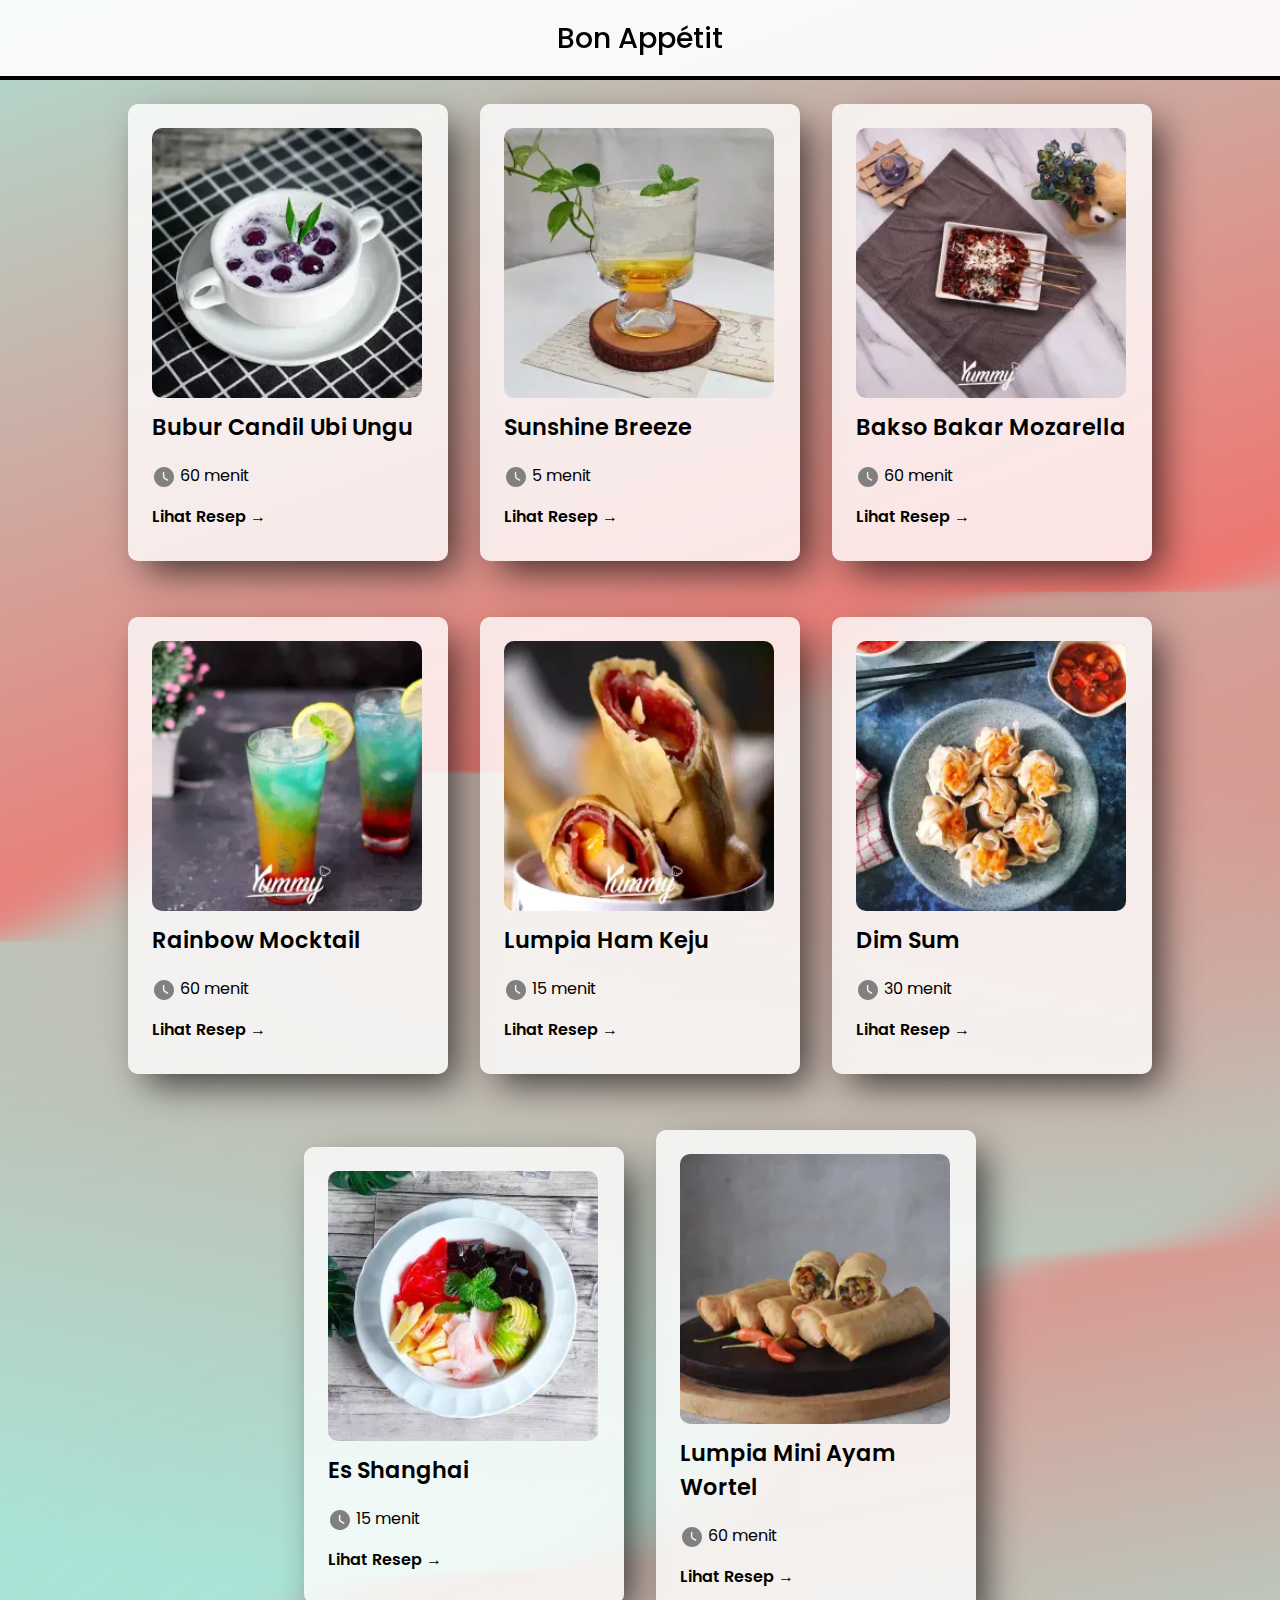
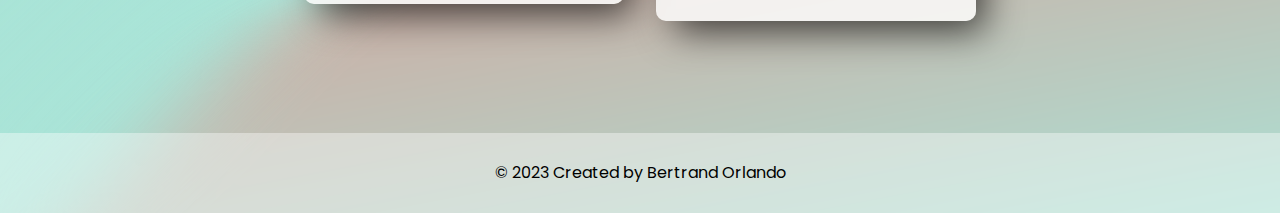
<file: index.html>
<!DOCTYPE html>
<html lang="en">
  <head>
    <meta charset="UTF-8" />
    <meta http-equiv="X-UA-Compatible" content="IE=edge" />
    <meta name="viewport" content="width=device-width, initial-scale=1.0" />
    <link rel="icon" type="image/x-icon" href="./img/logo.svg" />
    <link rel="preconnect" href="https://fonts.googleapis.com" />
    <link rel="preconnect" href="https://fonts.gstatic.com" crossorigin />
    <link
      href="https://fonts.googleapis.com/css2?family=Poppins:wght@300;400;500;600;700;800;900&display=swap"
      rel="stylesheet"
    />
    <title>Bon Appétit</title>
    <link rel="stylesheet" href="style.css" />
  </head>
  <body>
    <nav><a href="./index.html" class="home-title">Bon Appétit</a></nav>
    <section class="container">
      <div id="cards">
        <!-- Menu Pertama -->
        <div class="card">
          <a href="./detailMenu/menu1.html"
            ><img
              src="./img/Bubur Candil Ubi Ungu.webp"
              alt="Bubur Candil Ubi Ungu"
            />
            <p class="item-title">Bubur Candil Ubi Ungu</p>
            <svg
              class="time-logo"
              viewBox="0 0 24 24"
              xmlns="http://www.w3.org/2000/svg"
              width="1.5rem"
            >
              <path
                d="M12 2C6.49 2 2 6.49 2 12s4.49 10 10 10 10-4.49 10-10S17.51 2 12 2Zm4.35 13.57a.746.746 0 0 1-1.03.26l-3.1-1.85c-.77-.46-1.34-1.47-1.34-2.36v-4.1c0-.41.34-.75.75-.75s.75.34.75.75v4.1c0 .36.3.89.61 1.07l3.1 1.85c.36.21.48.67.26 1.03Z"
              ></path>
            </svg>
            <p class="time-desc">60 menit</p>
            <p class="recipe">Lihat Resep →</p>
          </a>
        </div>
        <!-- Menu Kedua -->
        <div class="card">
          <a href="./detailMenu/menu2.html"
            ><img src="./img/Sunshine Breeze.webp" alt="Sunshine Breeze" />
            <p class="item-title">Sunshine Breeze</p>
            <svg
              class="time-logo"
              viewBox="0 0 24 24"
              xmlns="http://www.w3.org/2000/svg"
              width="1.5rem"
            >
              <path
                d="M12 2C6.49 2 2 6.49 2 12s4.49 10 10 10 10-4.49 10-10S17.51 2 12 2Zm4.35 13.57a.746.746 0 0 1-1.03.26l-3.1-1.85c-.77-.46-1.34-1.47-1.34-2.36v-4.1c0-.41.34-.75.75-.75s.75.34.75.75v4.1c0 .36.3.89.61 1.07l3.1 1.85c.36.21.48.67.26 1.03Z"
              ></path>
            </svg>
            <p class="time-desc">5 menit</p>
            <p class="recipe">Lihat Resep →</p>
          </a>
        </div>
        <!-- Menu Ketiga -->
        <div class="card">
          <a href="./detailMenu/menu3.html"
            ><img
              src="./img/Bakso Bakar Mozarella.webp"
              alt="Bakso Bakar Mozarella"
            />
            <p class="item-title">Bakso Bakar Mozarella</p>
            <svg
              class="time-logo"
              viewBox="0 0 24 24"
              xmlns="http://www.w3.org/2000/svg"
              width="1.5rem"
            >
              <path
                d="M12 2C6.49 2 2 6.49 2 12s4.49 10 10 10 10-4.49 10-10S17.51 2 12 2Zm4.35 13.57a.746.746 0 0 1-1.03.26l-3.1-1.85c-.77-.46-1.34-1.47-1.34-2.36v-4.1c0-.41.34-.75.75-.75s.75.34.75.75v4.1c0 .36.3.89.61 1.07l3.1 1.85c.36.21.48.67.26 1.03Z"
              ></path>
            </svg>
            <p class="time-desc">60 menit</p>
            <p class="recipe">Lihat Resep →</p>
          </a>
        </div>
        <!-- Menu Keempat -->
        <div class="card">
          <a href="./detailMenu/menu4.html"
            ><img src="./img/Rainbow Mocktail.webp" alt="Rainbow Mocktail" />
            <p class="item-title">Rainbow Mocktail</p>
            <svg
              class="time-logo"
              viewBox="0 0 24 24"
              xmlns="http://www.w3.org/2000/svg"
              width="1.5rem"
            >
              <path
                d="M12 2C6.49 2 2 6.49 2 12s4.49 10 10 10 10-4.49 10-10S17.51 2 12 2Zm4.35 13.57a.746.746 0 0 1-1.03.26l-3.1-1.85c-.77-.46-1.34-1.47-1.34-2.36v-4.1c0-.41.34-.75.75-.75s.75.34.75.75v4.1c0 .36.3.89.61 1.07l3.1 1.85c.36.21.48.67.26 1.03Z"
              ></path>
            </svg>
            <p class="time-desc">60 menit</p>
            <p class="recipe">Lihat Resep →</p>
          </a>
        </div>
        <!-- Menu Kelima -->
        <div class="card">
          <a href="./detailMenu/menu5.html"
            ><img src="./img/Lumpia Ham Keju.webp" alt="Lumpia Ham Keju" />
            <p class="item-title">Lumpia Ham Keju</p>
            <svg
              class="time-logo"
              viewBox="0 0 24 24"
              xmlns="http://www.w3.org/2000/svg"
              width="1.5rem"
            >
              <path
                d="M12 2C6.49 2 2 6.49 2 12s4.49 10 10 10 10-4.49 10-10S17.51 2 12 2Zm4.35 13.57a.746.746 0 0 1-1.03.26l-3.1-1.85c-.77-.46-1.34-1.47-1.34-2.36v-4.1c0-.41.34-.75.75-.75s.75.34.75.75v4.1c0 .36.3.89.61 1.07l3.1 1.85c.36.21.48.67.26 1.03Z"
              ></path>
            </svg>
            <p class="time-desc">15 menit</p>
            <p class="recipe">Lihat Resep →</p>
          </a>
        </div>
        <!-- Menu Keenam -->
        <div class="card">
          <a href="./detailMenu/menu6.html"
            ><img src="./img/Dim Sum.webp" alt="Dim Sum" />
            <p class="item-title">Dim Sum</p>
            <svg
              class="time-logo"
              viewBox="0 0 24 24"
              xmlns="http://www.w3.org/2000/svg"
              width="1.5rem"
            >
              <path
                d="M12 2C6.49 2 2 6.49 2 12s4.49 10 10 10 10-4.49 10-10S17.51 2 12 2Zm4.35 13.57a.746.746 0 0 1-1.03.26l-3.1-1.85c-.77-.46-1.34-1.47-1.34-2.36v-4.1c0-.41.34-.75.75-.75s.75.34.75.75v4.1c0 .36.3.89.61 1.07l3.1 1.85c.36.21.48.67.26 1.03Z"
              ></path>
            </svg>
            <p class="time-desc">30 menit</p>
            <p class="recipe">Lihat Resep →</p>
          </a>
        </div>
        <!-- Menu Ketujuh -->
        <div class="card">
          <a href="./detailMenu/menu7.html"
            ><img src="./img/Es Shanghai.webp" alt="Es Shanghai" />
            <p class="item-title">Es Shanghai</p>
            <svg
              class="time-logo"
              viewBox="0 0 24 24"
              xmlns="http://www.w3.org/2000/svg"
              width="1.5rem"
            >
              <path
                d="M12 2C6.49 2 2 6.49 2 12s4.49 10 10 10 10-4.49 10-10S17.51 2 12 2Zm4.35 13.57a.746.746 0 0 1-1.03.26l-3.1-1.85c-.77-.46-1.34-1.47-1.34-2.36v-4.1c0-.41.34-.75.75-.75s.75.34.75.75v4.1c0 .36.3.89.61 1.07l3.1 1.85c.36.21.48.67.26 1.03Z"
              ></path>
            </svg>
            <p class="time-desc">15 menit</p>
            <p class="recipe">Lihat Resep →</p>
          </a>
        </div>
        <!-- Menu Kedelapan -->
        <div class="card">
          <a href="./detailMenu/menu8.html"
            ><img
              src="./img/Lumpia Mini Ayam Wortel.webp"
              alt="Lumpia Mini Ayam Wortel"
            />
            <p class="item-title">Lumpia Mini Ayam Wortel</p>
            <svg
              class="time-logo"
              viewBox="0 0 24 24"
              xmlns="http://www.w3.org/2000/svg"
              width="1.5rem"
            >
              <path
                d="M12 2C6.49 2 2 6.49 2 12s4.49 10 10 10 10-4.49 10-10S17.51 2 12 2Zm4.35 13.57a.746.746 0 0 1-1.03.26l-3.1-1.85c-.77-.46-1.34-1.47-1.34-2.36v-4.1c0-.41.34-.75.75-.75s.75.34.75.75v4.1c0 .36.3.89.61 1.07l3.1 1.85c.36.21.48.67.26 1.03Z"
              ></path>
            </svg>
            <p class="time-desc">60 menit</p>
            <p class="recipe">Lihat Resep →</p>
          </a>
        </div>
      </div>
    </section>
    <footer>
      <p>© 2023 Created by Bertrand Orlando</p>
    </footer>
  </body>
</html>
</file>
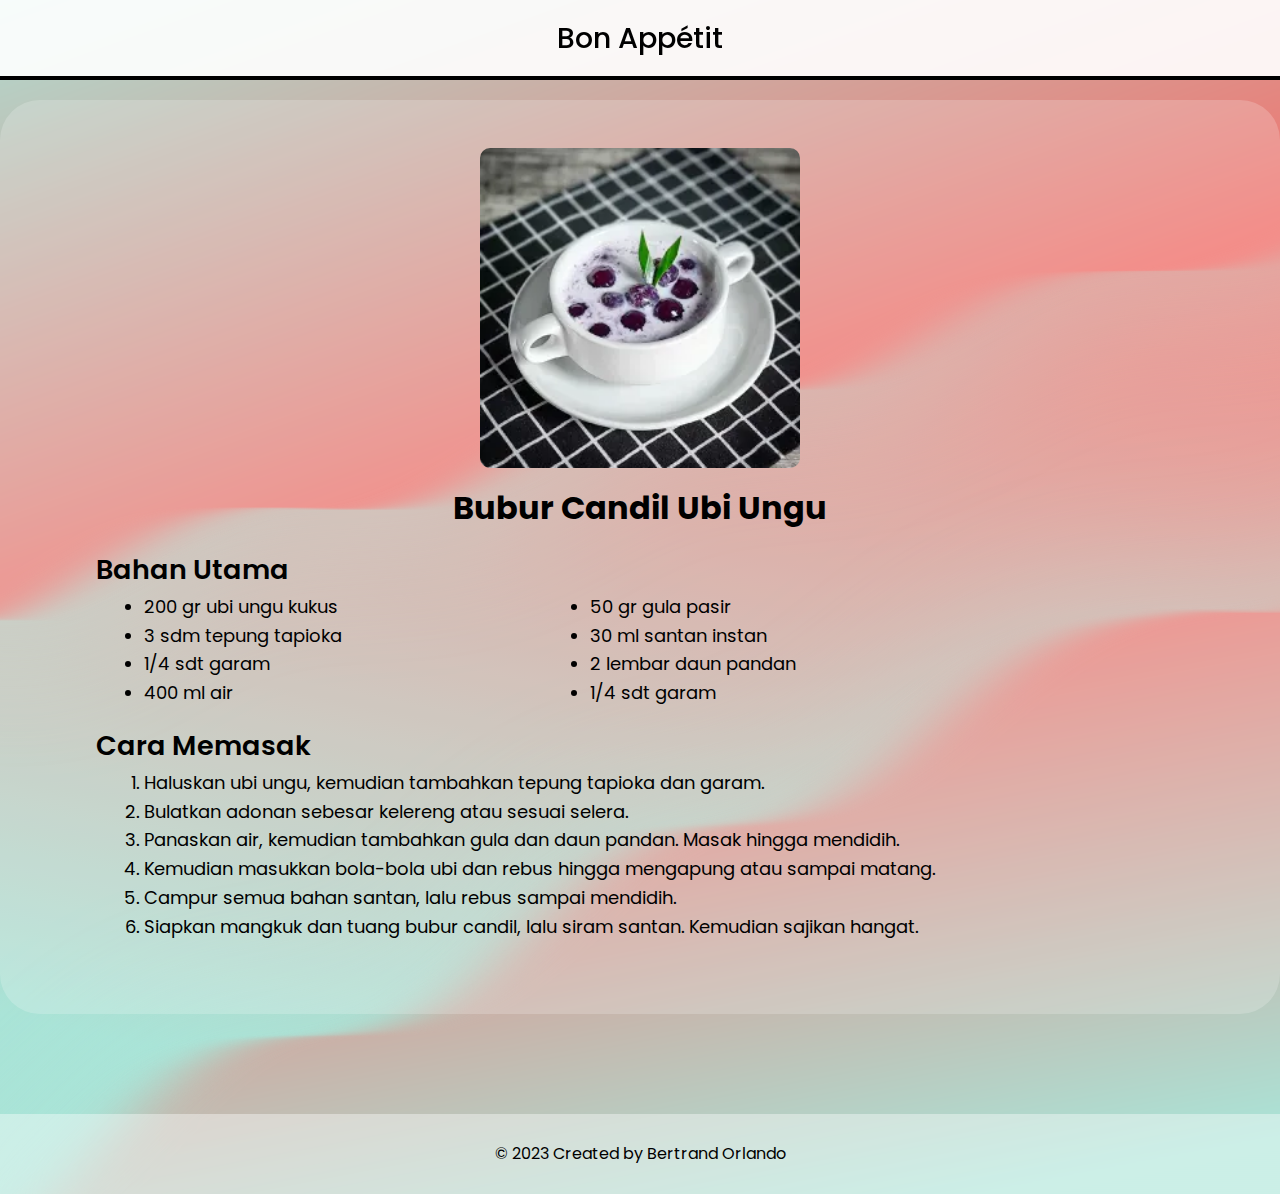
<file: detailMenu/menu1.html>
<!DOCTYPE html>
<html lang="en">
  <head>
    <meta charset="UTF-8" />
    <meta http-equiv="X-UA-Compatible" content="IE=edge" />
    <meta name="viewport" content="width=device-width, initial-scale=1.0" />
    <link rel="icon" type="image/x-icon" href="../img/logo.svg" />
    <link rel="preconnect" href="https://fonts.googleapis.com" />
    <link rel="preconnect" href="https://fonts.gstatic.com" crossorigin />
    <link
      href="https://fonts.googleapis.com/css2?family=Poppins:wght@300;400;500;600;700;800;900&display=swap"
      rel="stylesheet"
    />
    <title>Resep Bubur Candil Ubi Ungu</title>
    <link rel="stylesheet" href="article.css" />
  </head>
  <body>
    <nav><a href="../index.html" class="home-title">Bon Appétit</a></nav>
    <section class="container">
      <img
        src="../img/Bubur Candil Ubi Ungu.webp"
        alt="Bubur Candil Ubi Ungu"
        id="item-img"
      />
      <h1>Bubur Candil Ubi Ungu</h1>
      <article class="items">
        <h2>Bahan Utama</h2>
        <div class="row">
          <ul>
            <li class="ul-items">200 gr ubi ungu kukus</li>
            <li class="ul-items">3 sdm tepung tapioka</li>
            <li class="ul-items">1/4 sdt garam</li>
            <li class="ul-items">400 ml air</li>
          </ul>
          <ul>
            <li class="ul-items">50 gr gula pasir</li>
            <li class="ul-items">30 ml santan instan</li>
            <li class="ul-items">2 lembar daun pandan</li>
            <li class="ul-items">1/4 sdt garam</li>
          </ul>
        </div>
      </article>
      <article class="process">
        <h2>Cara Memasak</h2>
        <ol>
          <li class="step">
            Haluskan ubi ungu, kemudian tambahkan tepung tapioka dan garam.
          </li>
          <li class="step">
            Bulatkan adonan sebesar kelereng atau sesuai selera.
          </li>
          <li class="step">
            Panaskan air, kemudian tambahkan gula dan daun pandan. Masak hingga
            mendidih.
          </li>
          <li class="step">
            Kemudian masukkan bola-bola ubi dan rebus hingga mengapung atau
            sampai matang.
          </li>
          <li class="step">
            Campur semua bahan santan, lalu rebus sampai mendidih.
          </li>
          <li class="step">
            Siapkan mangkuk dan tuang bubur candil, lalu siram santan. Kemudian
            sajikan hangat.
          </li>
        </ol>
      </article>
    </section>
    <footer>
      <p>© 2023 Created by Bertrand Orlando</p>
    </footer>
  </body>
</html>
</file>
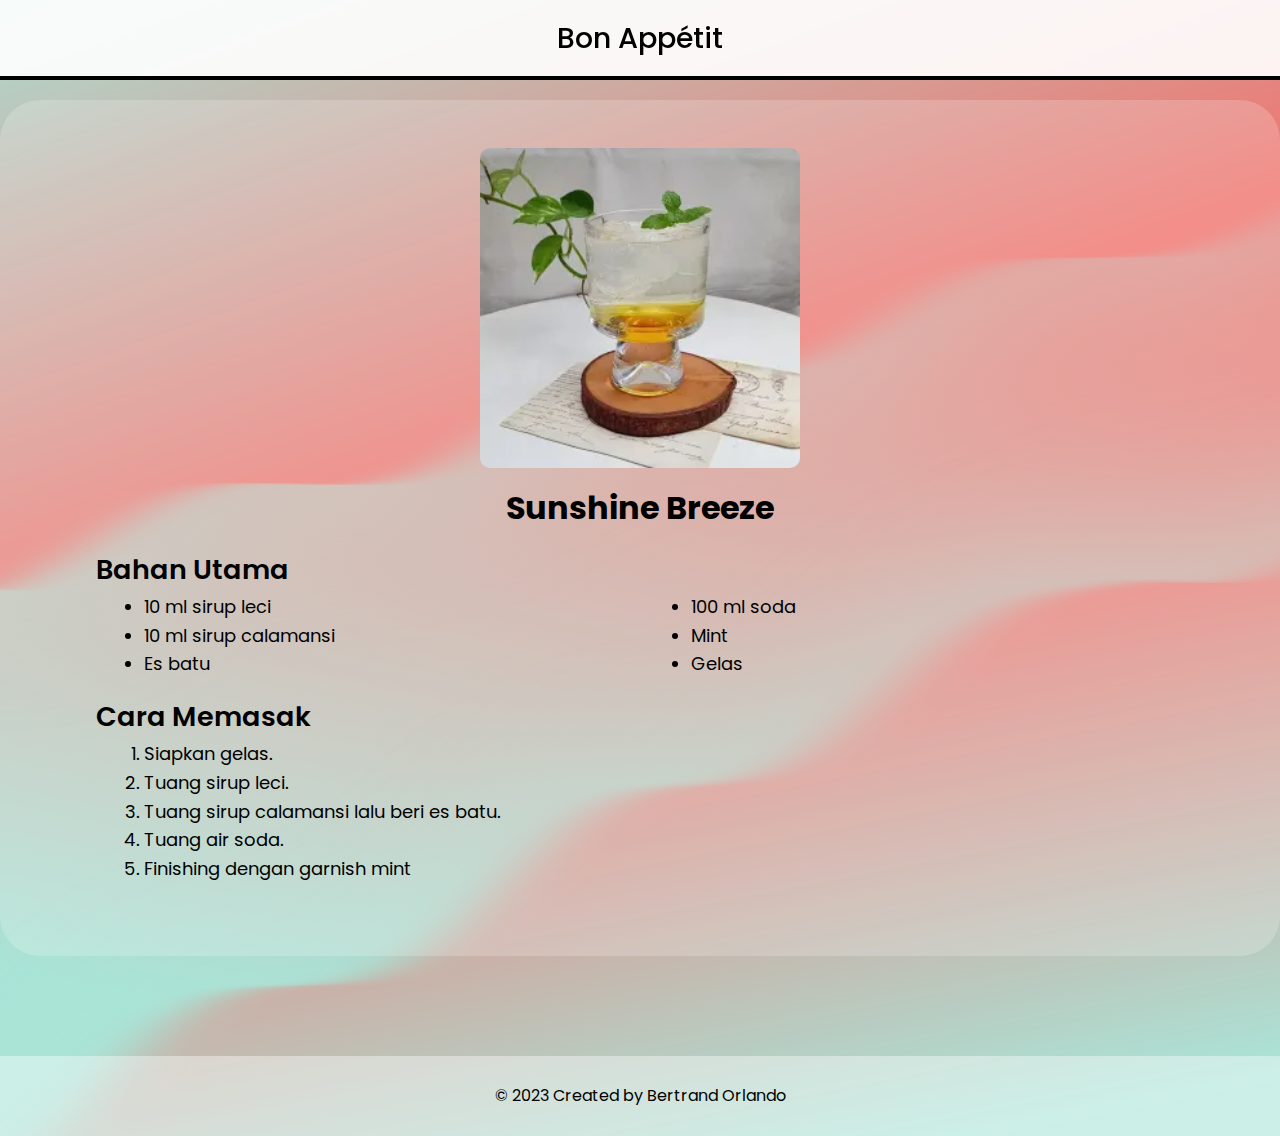
<file: detailMenu/menu2.html>
<!DOCTYPE html>
<html lang="en">
  <head>
    <meta charset="UTF-8" />
    <meta http-equiv="X-UA-Compatible" content="IE=edge" />
    <meta name="viewport" content="width=device-width, initial-scale=1.0" />
    <link rel="icon" type="image/x-icon" href="../img/logo.svg" />
    <link rel="preconnect" href="https://fonts.googleapis.com" />
    <link rel="preconnect" href="https://fonts.gstatic.com" crossorigin />
    <link
      href="https://fonts.googleapis.com/css2?family=Poppins:wght@300;400;500;600;700;800;900&display=swap"
      rel="stylesheet"
    />
    <title>Resep Sunshine Breeze</title>
    <link rel="stylesheet" href="article.css" />
  </head>
  <body>
    <nav><a href="../index.html" class="home-title">Bon Appétit</a></nav>
    <section class="container">
      <img
        src="../img/Sunshine Breeze.webp"
        alt="Sunshine Breeze"
        id="item-img"
      />
      <h1>Sunshine Breeze</h1>
      <article class="items">
        <h2>Bahan Utama</h2>
        <div class="row">
          <ul>
            <li class="ul-items">10 ml sirup leci</li>
            <li class="ul-items">10 ml sirup calamansi</li>
            <li class="ul-items">Es batu</li>
          </ul>
          <ul>
            <li class="ul-items">100 ml soda</li>
            <li class="ul-items">Mint</li>
            <li class="ul-items">Gelas</li>
          </ul>
        </div>
      </article>
      <article class="process">
        <h2>Cara Memasak</h2>
        <ol>
          <li class="step">Siapkan gelas.</li>
          <li class="step">Tuang sirup leci.</li>
          <li class="step">Tuang sirup calamansi lalu beri es batu.</li>
          <li class="step">Tuang air soda.</li>
          <li class="step">Finishing dengan garnish mint</li>
        </ol>
      </article>
    </section>
    <footer>
      <p>© 2023 Created by Bertrand Orlando</p>
    </footer>
  </body>
</html>
</file>
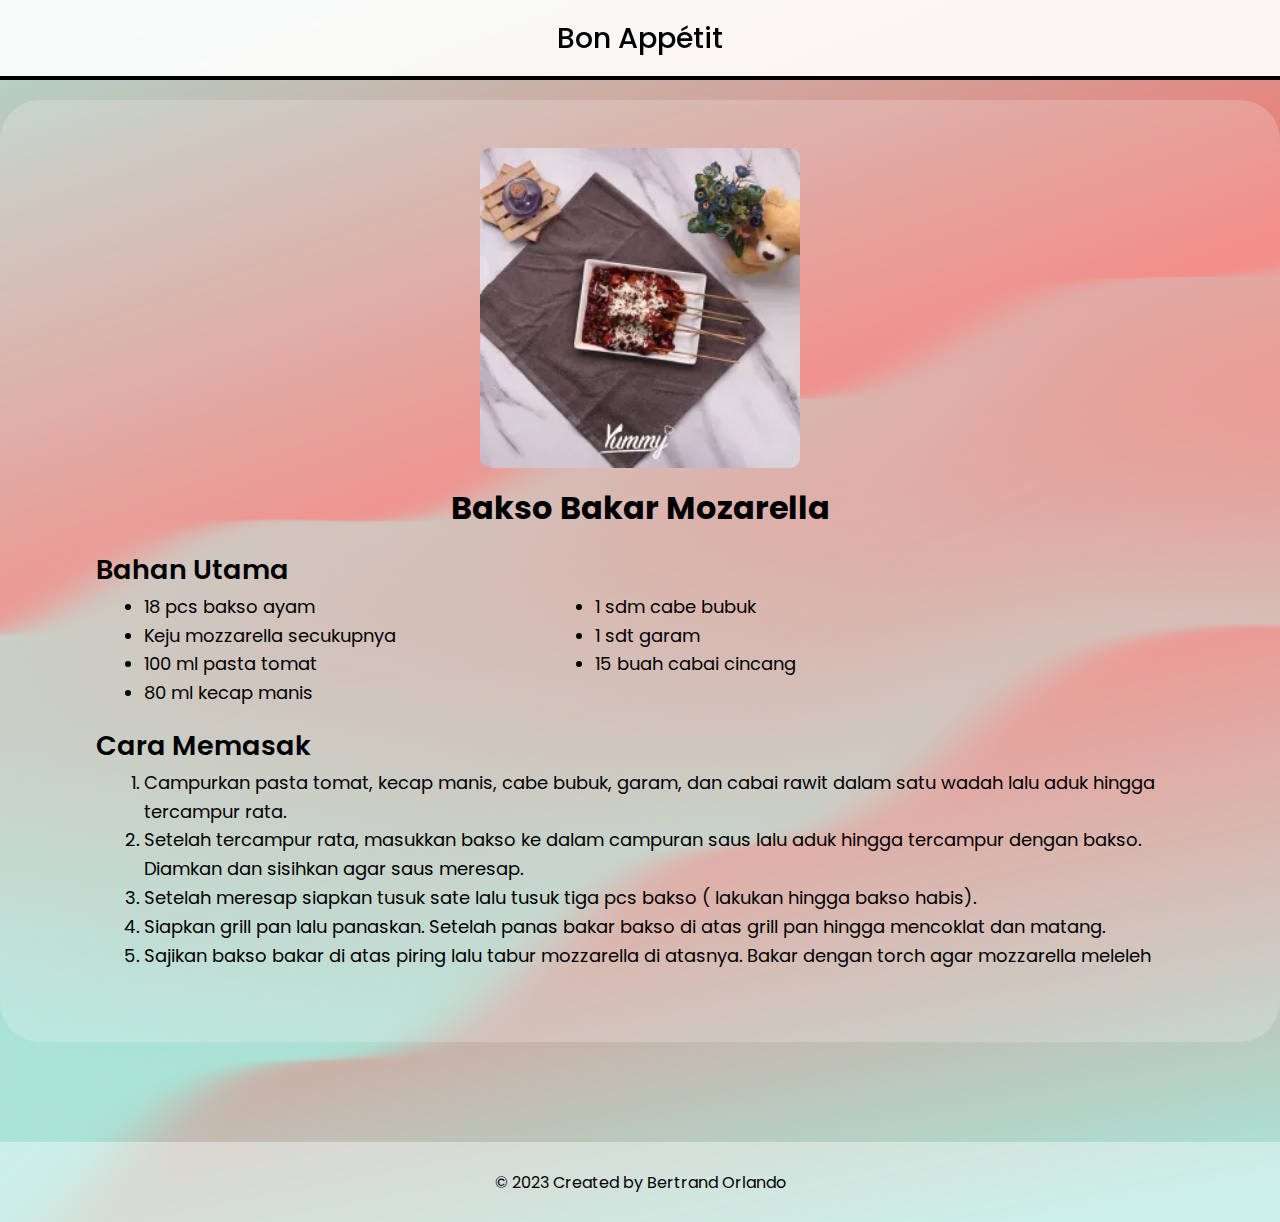
<file: detailMenu/menu3.html>
<!DOCTYPE html>
<html lang="en">
  <head>
    <meta charset="UTF-8" />
    <meta http-equiv="X-UA-Compatible" content="IE=edge" />
    <meta name="viewport" content="width=device-width, initial-scale=1.0" />
    <link rel="icon" type="image/x-icon" href="../img/logo.svg" />
    <link rel="preconnect" href="https://fonts.googleapis.com" />
    <link rel="preconnect" href="https://fonts.gstatic.com" crossorigin />
    <link
      href="https://fonts.googleapis.com/css2?family=Poppins:wght@300;400;500;600;700;800;900&display=swap"
      rel="stylesheet"
    />
    <title>Resep Bakso Bakar Mozarella</title>
    <link rel="stylesheet" href="article.css" />
  </head>
  <body>
    <nav><a href="../index.html" class="home-title">Bon Appétit</a></nav>
    <section class="container">
      <img
        src="../img/Bakso Bakar Mozarella.webp"
        alt="Bakso Bakar Mozarella"
        id="item-img"
      />
      <h1>Bakso Bakar Mozarella</h1>
      <article class="items">
        <h2>Bahan Utama</h2>
        <div class="row">
          <ul>
            <li class="ul-items">18 pcs bakso ayam</li>
            <li class="ul-items">Keju mozzarella secukupnya</li>
            <li class="ul-items">100 ml pasta tomat</li>
            <li class="ul-items">80 ml kecap manis</li>
          </ul>
          <ul>
            <li class="ul-items">1 sdm cabe bubuk</li>
            <li class="ul-items">1 sdt garam</li>
            <li class="ul-items">15 buah cabai cincang</li>
          </ul>
        </div>
      </article>
      <article class="process">
        <h2>Cara Memasak</h2>
        <ol>
          <li class="step">
            Campurkan pasta tomat, kecap manis, cabe bubuk, garam, dan cabai
            rawit dalam satu wadah lalu aduk hingga tercampur rata.
          </li>
          <li class="step">
            Setelah tercampur rata, masukkan bakso ke dalam campuran saus lalu
            aduk hingga tercampur dengan bakso. Diamkan dan sisihkan agar saus
            meresap.
          </li>
          <li class="step">
            Setelah meresap siapkan tusuk sate lalu tusuk tiga pcs bakso (
            lakukan hingga bakso habis).
          </li>
          <li class="step">
            Siapkan grill pan lalu panaskan. Setelah panas bakar bakso di atas
            grill pan hingga mencoklat dan matang.
          </li>
          <li class="step">
            Sajikan bakso bakar di atas piring lalu tabur mozzarella di atasnya.
            Bakar dengan torch agar mozzarella meleleh
          </li>
        </ol>
      </article>
    </section>
    <footer>
      <p>© 2023 Created by Bertrand Orlando</p>
    </footer>
  </body>
</html>
</file>
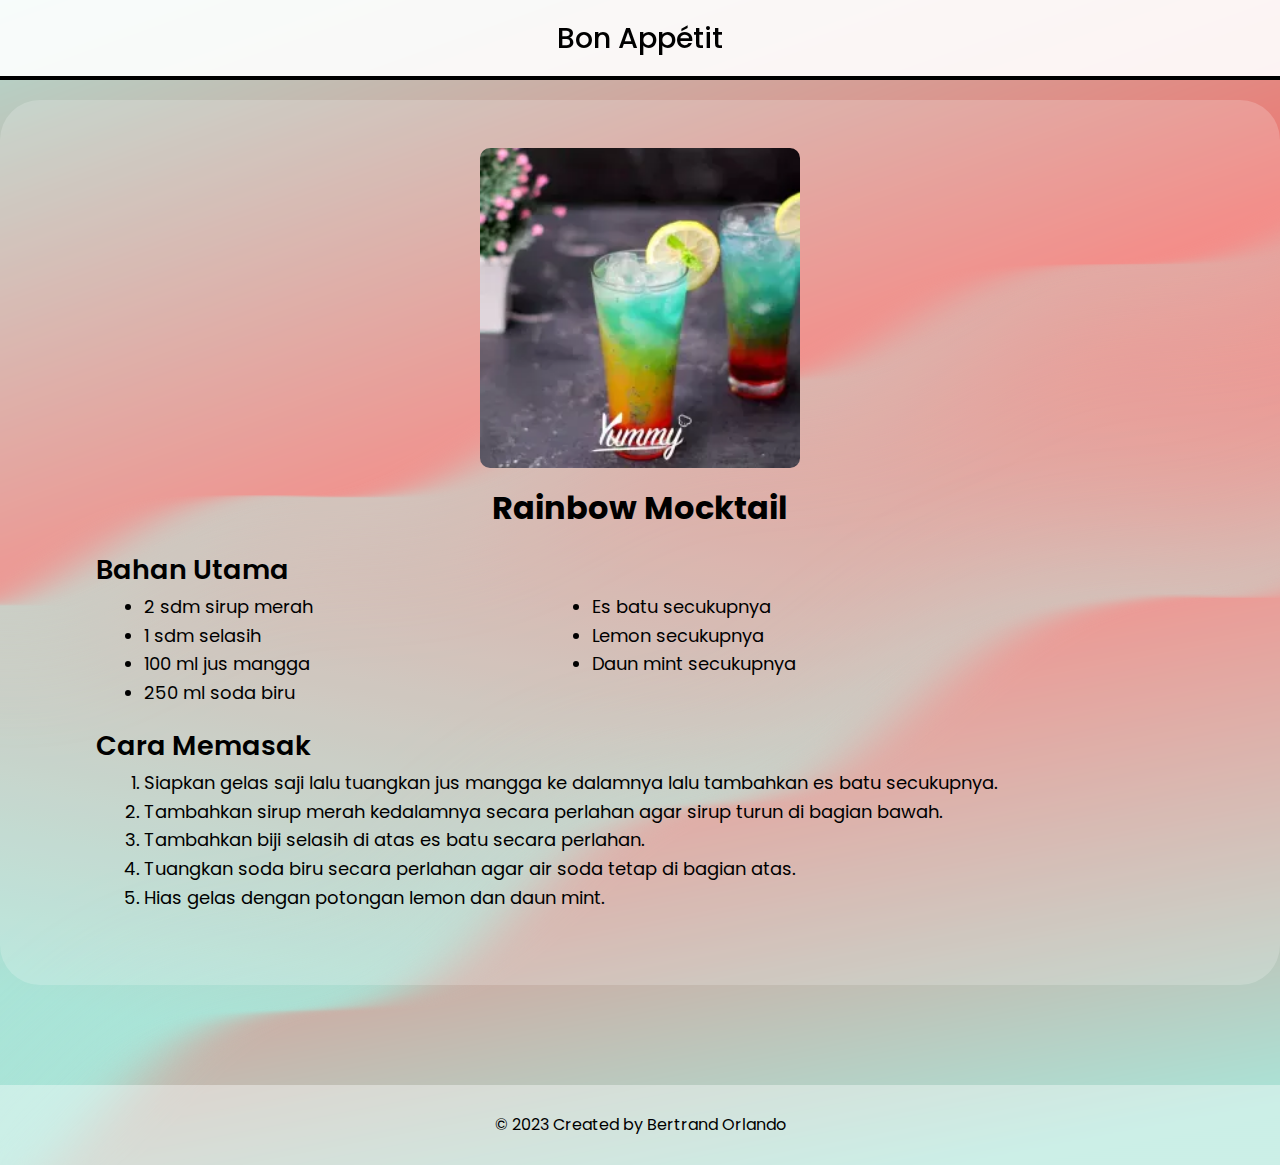
<file: detailMenu/menu4.html>
<!DOCTYPE html>
<html lang="en">
  <head>
    <meta charset="UTF-8" />
    <meta http-equiv="X-UA-Compatible" content="IE=edge" />
    <meta name="viewport" content="width=device-width, initial-scale=1.0" />
    <link rel="icon" type="image/x-icon" href="../img/logo.svg" />
    <link rel="preconnect" href="https://fonts.googleapis.com" />
    <link rel="preconnect" href="https://fonts.gstatic.com" crossorigin />
    <link
      href="https://fonts.googleapis.com/css2?family=Poppins:wght@300;400;500;600;700;800;900&display=swap"
      rel="stylesheet"
    />
    <title>Resep Rainbow Mocktail</title>
    <link rel="stylesheet" href="article.css" />
  </head>
  <body>
    <nav><a href="../index.html" class="home-title">Bon Appétit</a></nav>
    <section class="container">
      <img
        src="../img/Rainbow Mocktail.webp"
        alt="Rainbow Mocktail"
        id="item-img"
      />
      <h1>Rainbow Mocktail</h1>
      <article class="items">
        <h2>Bahan Utama</h2>
        <div class="row">
          <ul>
            <li class="ul-items">2 sdm sirup merah</li>
            <li class="ul-items">1 sdm selasih</li>
            <li class="ul-items">100 ml jus mangga</li>
            <li class="ul-items">250 ml soda biru</li>
          </ul>
          <ul>
            <li class="ul-items">Es batu secukupnya</li>
            <li class="ul-items">Lemon secukupnya</li>
            <li class="ul-items">Daun mint secukupnya</li>
          </ul>
        </div>
      </article>
      <article class="process">
        <h2>Cara Memasak</h2>
        <ol>
          <li class="step">
            Siapkan gelas saji lalu tuangkan jus mangga ke dalamnya lalu
            tambahkan es batu secukupnya.
          </li>
          <li class="step">
            Tambahkan sirup merah kedalamnya secara perlahan agar sirup turun di
            bagian bawah.
          </li>
          <li class="step">
            Tambahkan biji selasih di atas es batu secara perlahan.
          </li>
          <li class="step">
            Tuangkan soda biru secara perlahan agar air soda tetap di bagian
            atas.
          </li>
          <li class="step">Hias gelas dengan potongan lemon dan daun mint.</li>
        </ol>
      </article>
    </section>
    <footer>
      <p>© 2023 Created by Bertrand Orlando</p>
    </footer>
  </body>
</html>
</file>
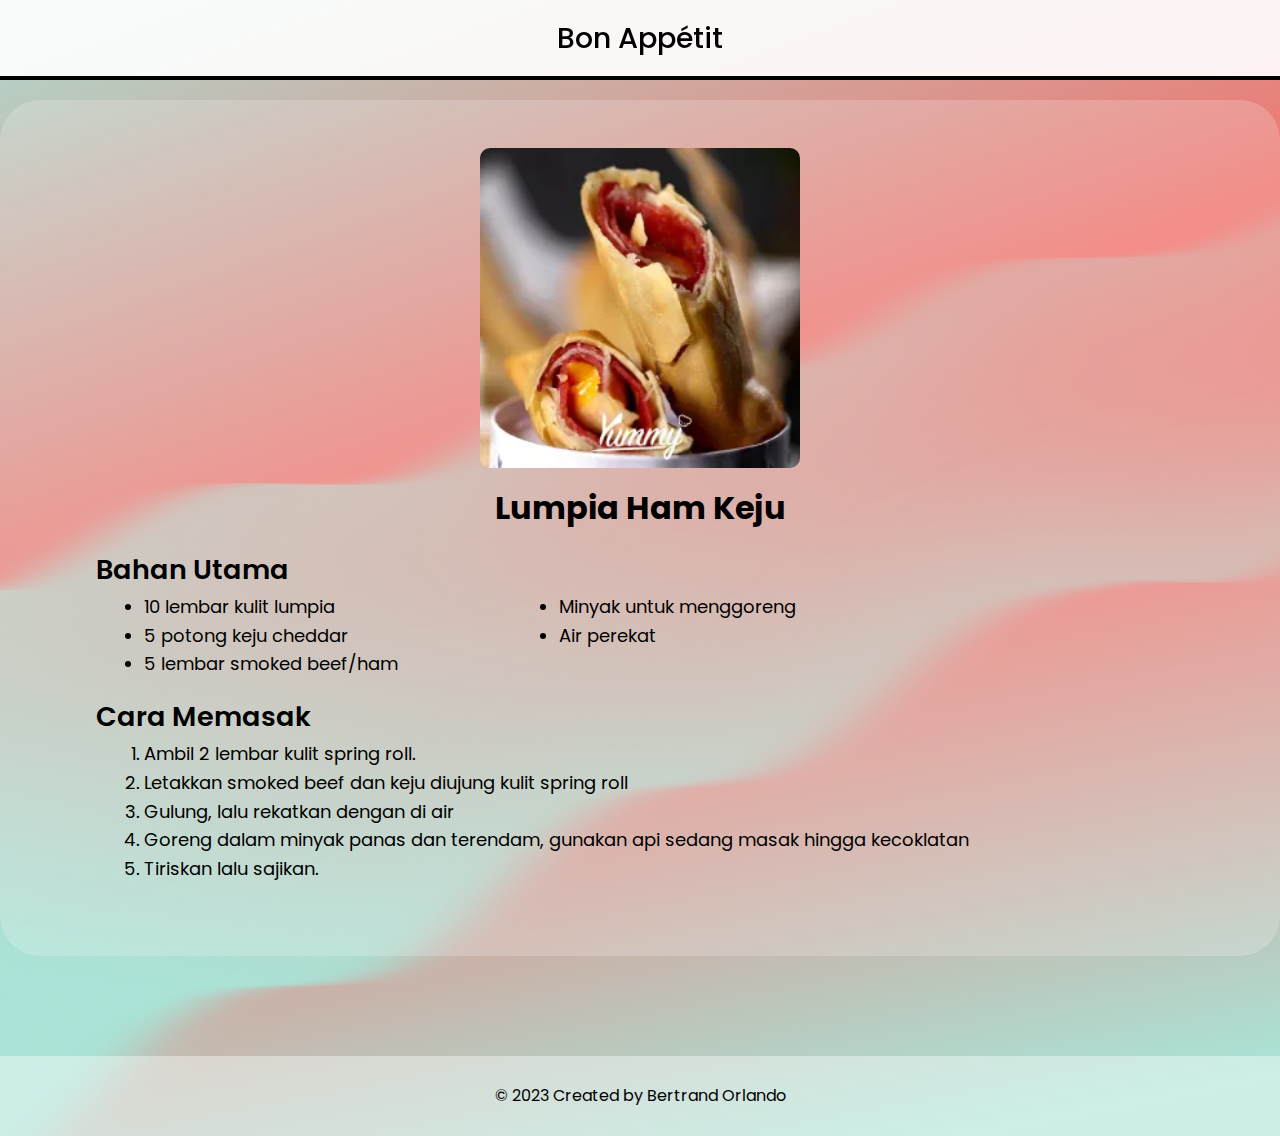
<file: detailMenu/menu5.html>
<!DOCTYPE html>
<html lang="en">
  <head>
    <meta charset="UTF-8" />
    <meta http-equiv="X-UA-Compatible" content="IE=edge" />
    <meta name="viewport" content="width=device-width, initial-scale=1.0" />
    <link rel="icon" type="image/x-icon" href="../img/logo.svg" />
    <link rel="preconnect" href="https://fonts.googleapis.com" />
    <link rel="preconnect" href="https://fonts.gstatic.com" crossorigin />
    <link
      href="https://fonts.googleapis.com/css2?family=Poppins:wght@300;400;500;600;700;800;900&display=swap"
      rel="stylesheet"
    />
    <title>Resep Lumpia Ham Keju</title>
    <link rel="stylesheet" href="article.css" />
  </head>
  <body>
    <nav><a href="../index.html" class="home-title">Bon Appétit</a></nav>
    <section class="container">
      <img
        src="../img/Lumpia Ham Keju.webp"
        alt="Lumpia Ham Keju"
        id="item-img"
      />
      <h1>Lumpia Ham Keju</h1>
      <article class="items">
        <h2>Bahan Utama</h2>
        <div class="row">
          <ul>
            <li class="ul-items">10 lembar kulit lumpia</li>
            <li class="ul-items">5 potong keju cheddar</li>
            <li class="ul-items">5 lembar smoked beef/ham</li>
          </ul>
          <ul>
            <li class="ul-items">Minyak untuk menggoreng</li>
            <li class="ul-items">Air perekat</li>
          </ul>
        </div>
      </article>
      <article class="process">
        <h2>Cara Memasak</h2>
        <ol>
          <li class="step">Ambil 2 lembar kulit spring roll.</li>
          <li class="step">
            Letakkan smoked beef dan keju diujung kulit spring roll
          </li>
          <li class="step">Gulung, lalu rekatkan dengan di air</li>
          <li class="step">
            Goreng dalam minyak panas dan terendam, gunakan api sedang masak
            hingga kecoklatan
          </li>
          <li class="step">Tiriskan lalu sajikan.</li>
        </ol>
      </article>
    </section>
    <footer>
      <p>© 2023 Created by Bertrand Orlando</p>
    </footer>
  </body>
</html>
</file>
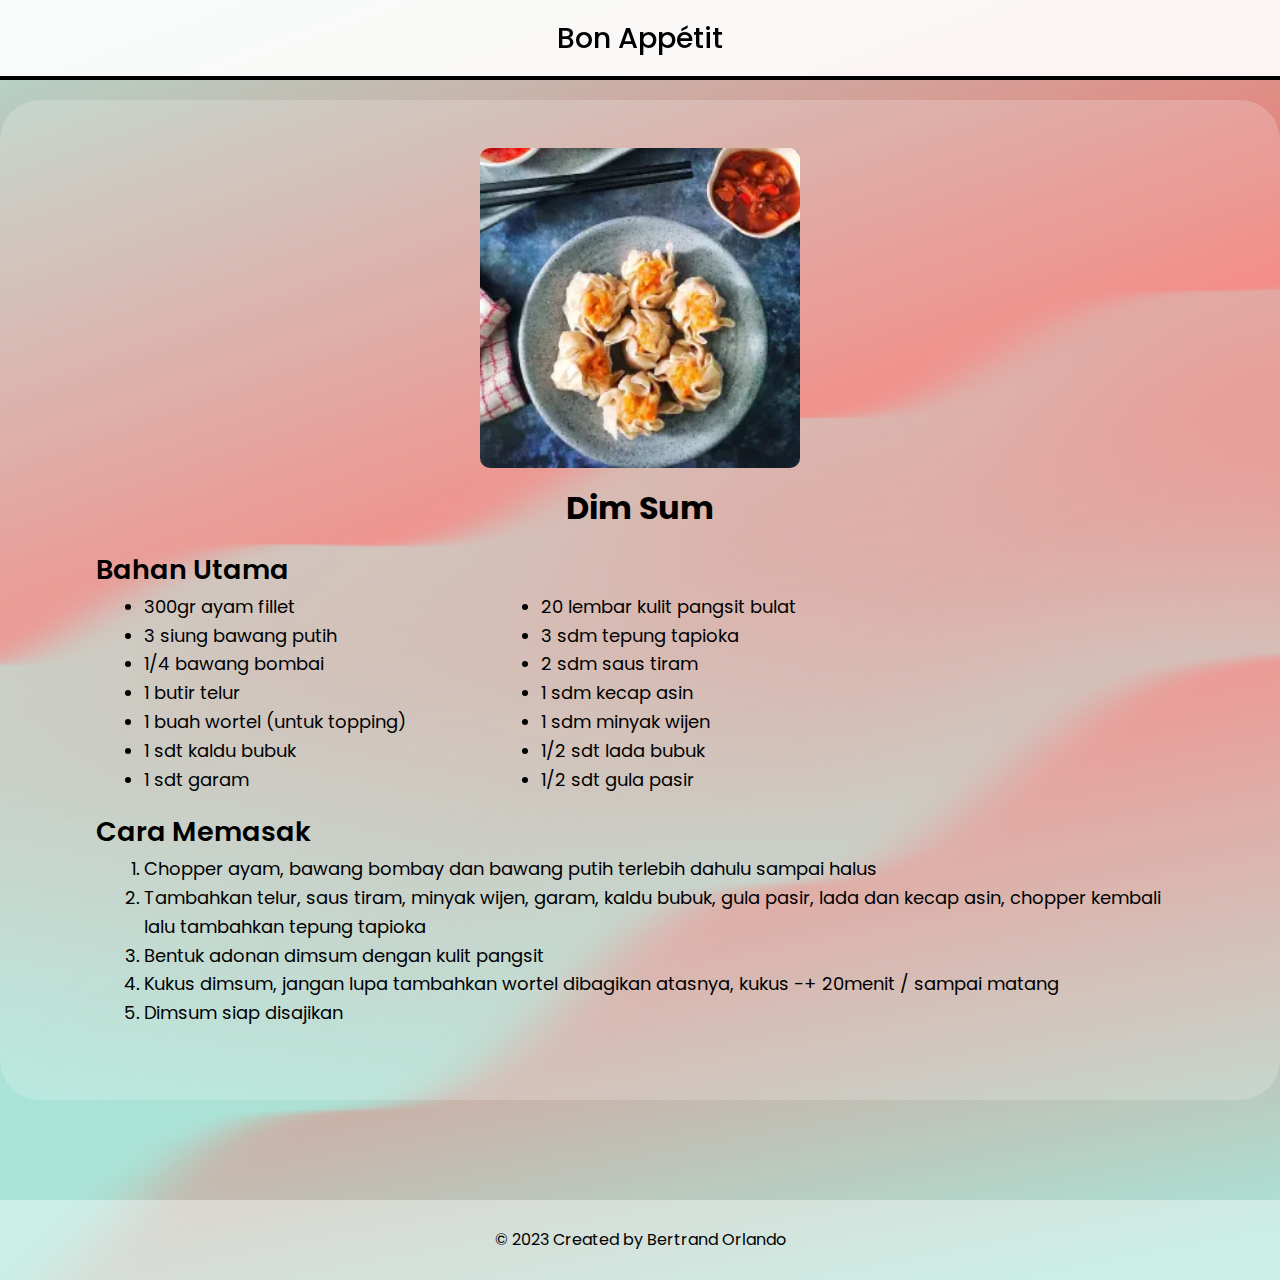
<file: detailMenu/menu6.html>
<!DOCTYPE html>
<html lang="en">
  <head>
    <meta charset="UTF-8" />
    <meta http-equiv="X-UA-Compatible" content="IE=edge" />
    <meta name="viewport" content="width=device-width, initial-scale=1.0" />
    <link rel="icon" type="image/x-icon" href="../img/logo.svg" />
    <link rel="preconnect" href="https://fonts.googleapis.com" />
    <link rel="preconnect" href="https://fonts.gstatic.com" crossorigin />
    <link
      href="https://fonts.googleapis.com/css2?family=Poppins:wght@300;400;500;600;700;800;900&display=swap"
      rel="stylesheet"
    />
    <title>Resep Dim Sum</title>
    <link rel="stylesheet" href="article.css" />
  </head>
  <body>
    <nav><a href="../index.html" class="home-title">Bon Appétit</a></nav>
    <section class="container">
      <img src="../img/Dim Sum.webp" alt="Dim Sum" id="item-img" />
      <h1>Dim Sum</h1>
      <article class="items">
        <h2>Bahan Utama</h2>
        <div class="row">
          <ul>
            <li class="ul-items">300gr ayam fillet</li>
            <li class="ul-items">3 siung bawang putih</li>
            <li class="ul-items">1/4 bawang bombai</li>
            <li class="ul-items">1 butir telur</li>
            <li class="ul-items">1 buah wortel (untuk topping)</li>
            <li class="ul-items">1 sdt kaldu bubuk</li>
            <li class="ul-items">1 sdt garam</li>
          </ul>
          <ul>
            <li class="ul-items">20 lembar kulit pangsit bulat</li>
            <li class="ul-items">3 sdm tepung tapioka</li>
            <li class="ul-items">2 sdm saus tiram</li>
            <li class="ul-items">1 sdm kecap asin</li>
            <li class="ul-items">1 sdm minyak wijen</li>
            <li class="ul-items">1/2 sdt lada bubuk</li>
            <li class="ul-items">1/2 sdt gula pasir</li>
          </ul>
        </div>
      </article>
      <article class="process">
        <h2>Cara Memasak</h2>
        <ol>
          <li class="step">
            Chopper ayam, bawang bombay dan bawang putih terlebih dahulu sampai
            halus
          </li>
          <li class="step">
            Tambahkan telur, saus tiram, minyak wijen, garam, kaldu bubuk, gula
            pasir, lada dan kecap asin, chopper kembali lalu tambahkan tepung
            tapioka
          </li>
          <li class="step">Bentuk adonan dimsum dengan kulit pangsit</li>
          <li class="step">
            Kukus dimsum, jangan lupa tambahkan wortel dibagikan atasnya, kukus
            -+ 20menit / sampai matang
          </li>
          <li class="step">Dimsum siap disajikan</li>
        </ol>
      </article>
    </section>
    <footer>
      <p>© 2023 Created by Bertrand Orlando</p>
    </footer>
  </body>
</html>
</file>
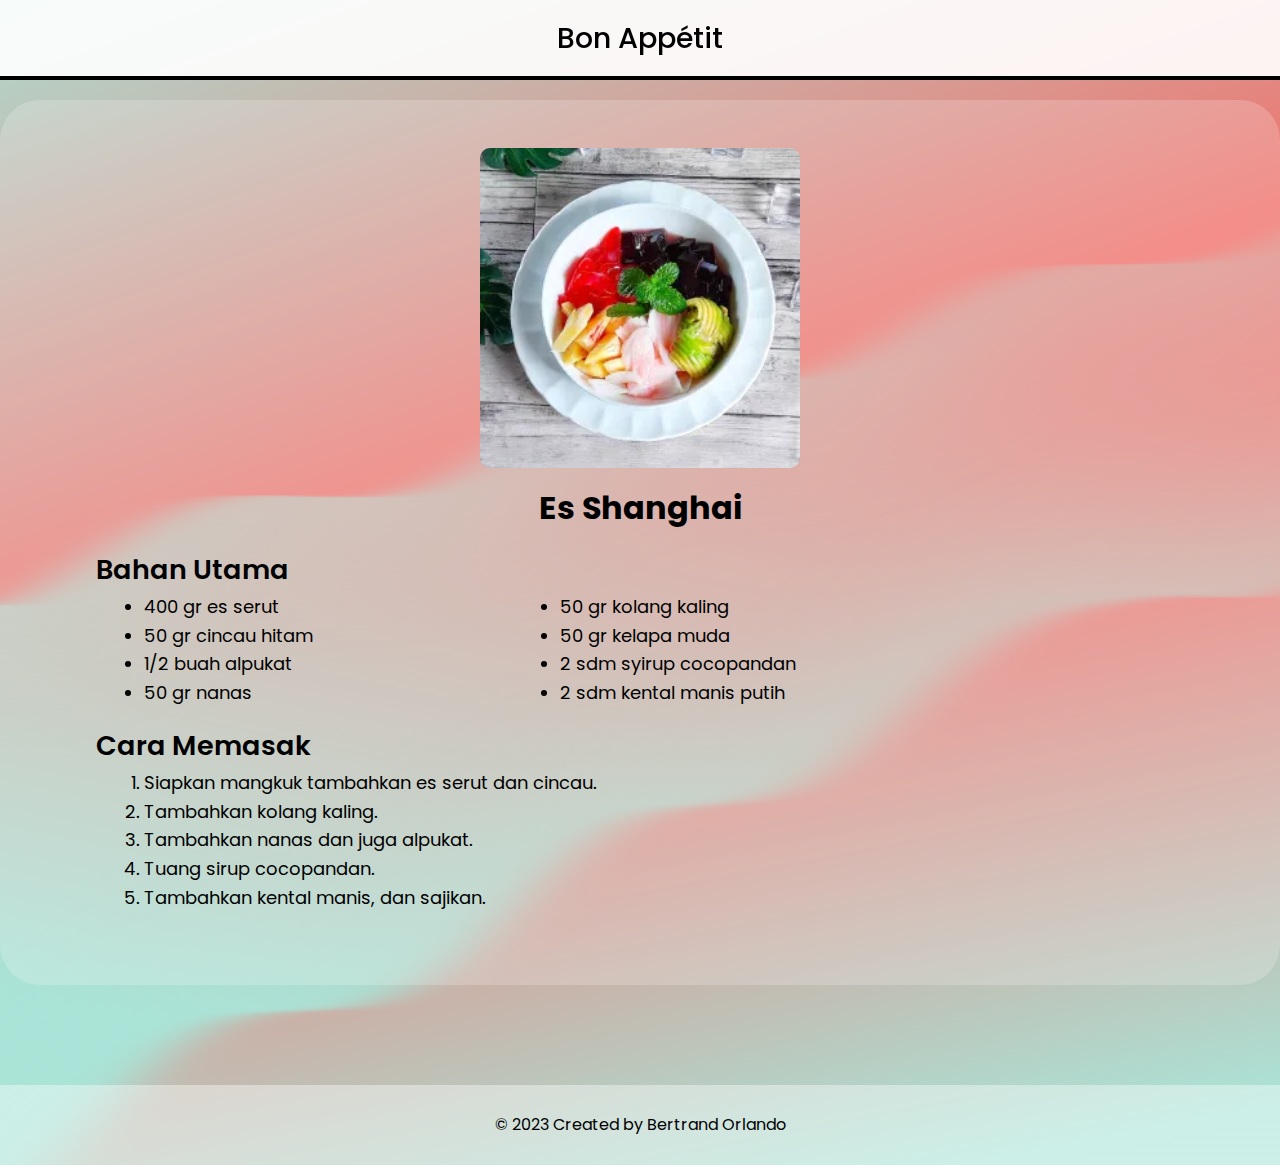
<file: detailMenu/menu7.html>
<!DOCTYPE html>
<html lang="en">
  <head>
    <meta charset="UTF-8" />
    <meta http-equiv="X-UA-Compatible" content="IE=edge" />
    <meta name="viewport" content="width=device-width, initial-scale=1.0" />
    <link rel="icon" type="image/x-icon" href="../img/logo.svg" />
    <link rel="preconnect" href="https://fonts.googleapis.com" />
    <link rel="preconnect" href="https://fonts.gstatic.com" crossorigin />
    <link
      href="https://fonts.googleapis.com/css2?family=Poppins:wght@300;400;500;600;700;800;900&display=swap"
      rel="stylesheet"
    />
    <title>Resep Es Shanghai</title>
    <link rel="stylesheet" href="article.css" />
  </head>
  <body>
    <nav><a href="../index.html" class="home-title">Bon Appétit</a></nav>
    <section class="container">
      <img src="../img/Es Shanghai.webp" alt="Es Shanghai" id="item-img" />
      <h1>Es Shanghai</h1>
      <article class="items">
        <h2>Bahan Utama</h2>
        <div class="row">
          <ul>
            <li class="ul-items">400 gr es serut</li>
            <li class="ul-items">50 gr cincau hitam</li>
            <li class="ul-items">1/2 buah alpukat</li>
            <li class="ul-items">50 gr nanas</li>
          </ul>
          <ul>
            <li class="ul-items">50 gr kolang kaling</li>
            <li class="ul-items">50 gr kelapa muda</li>
            <li class="ul-items">2 sdm syirup cocopandan</li>
            <li class="ul-items">2 sdm kental manis putih</li>
          </ul>
        </div>
      </article>
      <article class="process">
        <h2>Cara Memasak</h2>
        <ol>
          <li class="step">Siapkan mangkuk tambahkan es serut dan cincau.</li>
          <li class="step">Tambahkan kolang kaling.</li>
          <li class="step">Tambahkan nanas dan juga alpukat.</li>
          <li class="step">Tuang sirup cocopandan.</li>
          <li class="step">Tambahkan kental manis, dan sajikan.</li>
        </ol>
      </article>
    </section>
    <footer>
      <p>© 2023 Created by Bertrand Orlando</p>
    </footer>
  </body>
</html>
</file>
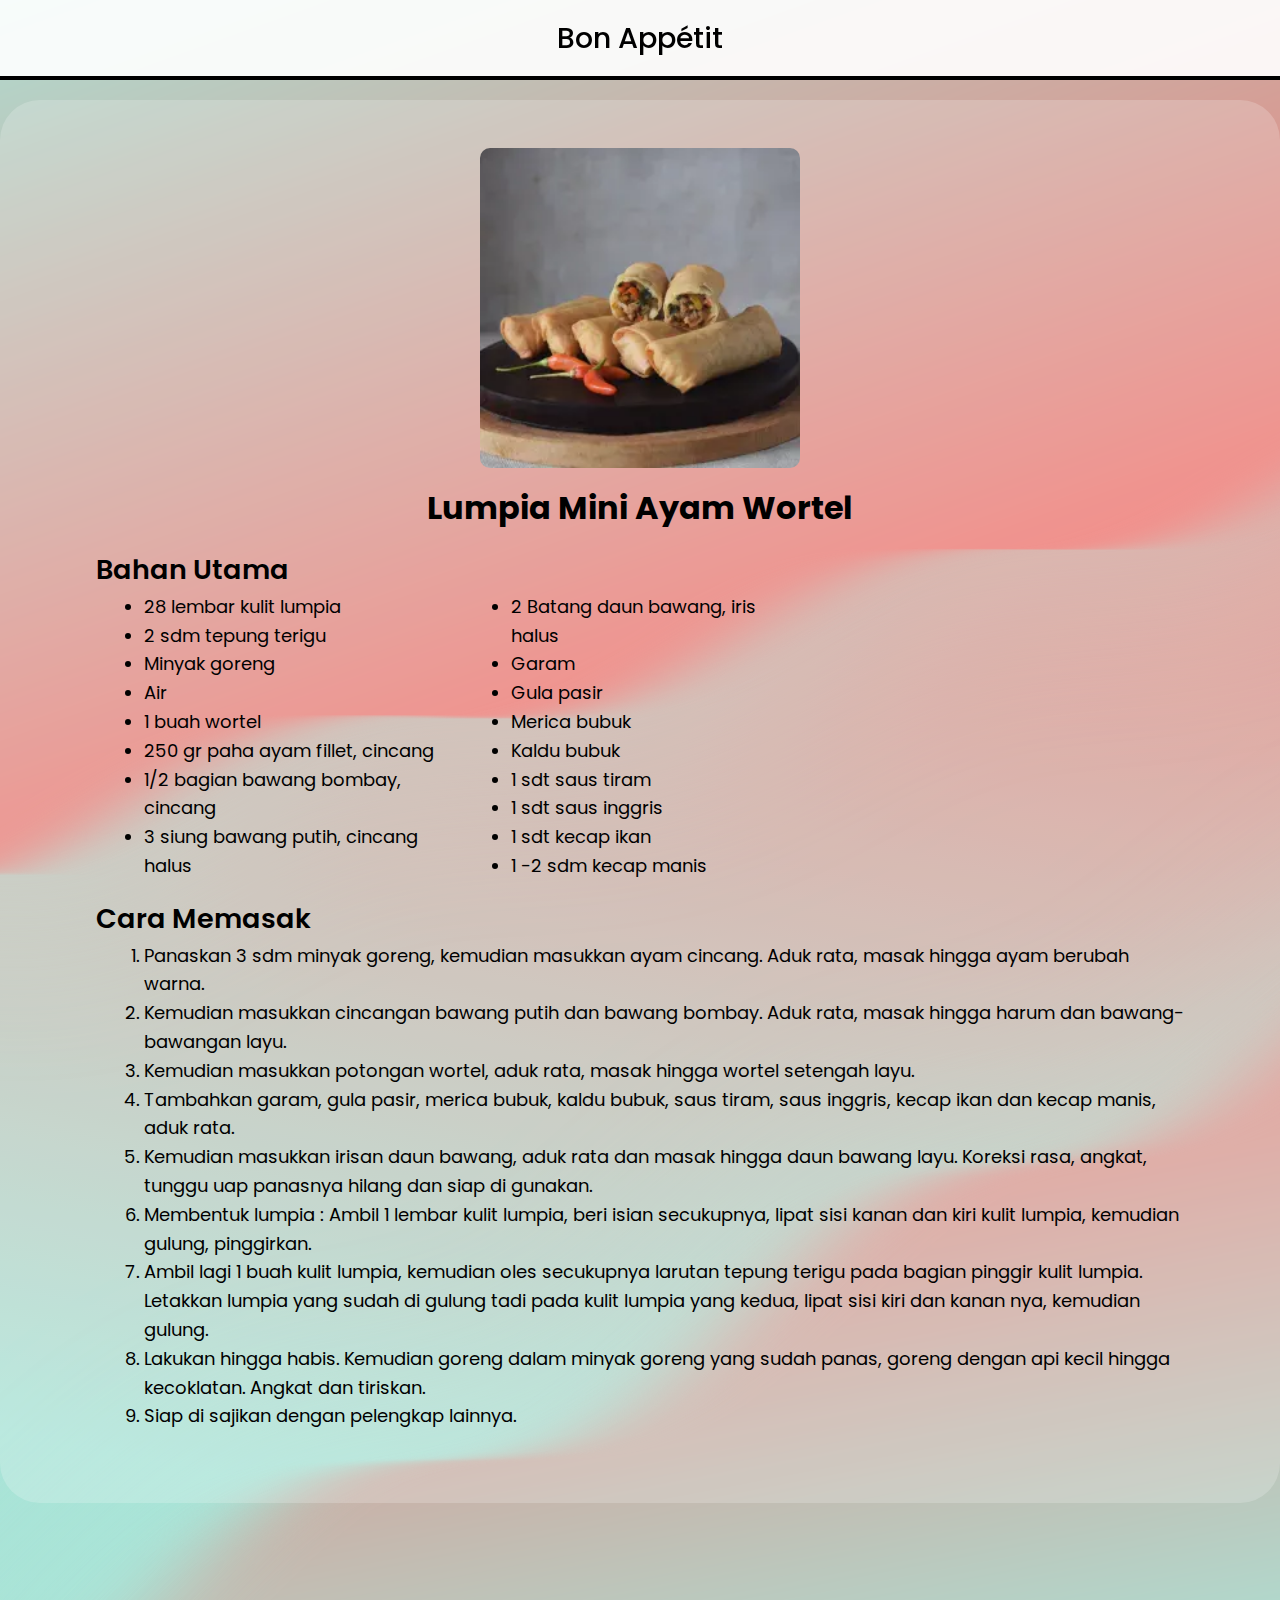
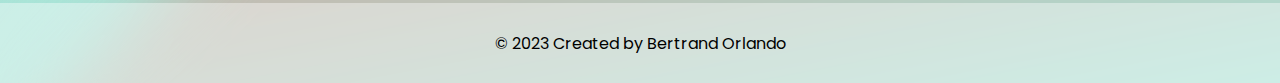
<file: detailMenu/menu8.html>
<!DOCTYPE html>
<html lang="en">
  <head>
    <meta charset="UTF-8" />
    <meta http-equiv="X-UA-Compatible" content="IE=edge" />
    <meta name="viewport" content="width=device-width, initial-scale=1.0" />
    <link rel="icon" type="image/x-icon" href="../img/logo.svg" />
    <link rel="preconnect" href="https://fonts.googleapis.com" />
    <link rel="preconnect" href="https://fonts.gstatic.com" crossorigin />
    <link
      href="https://fonts.googleapis.com/css2?family=Poppins:wght@300;400;500;600;700;800;900&display=swap"
      rel="stylesheet"
    />
    <title>Resep Lumpia Mini Ayam Wortel</title>
    <link rel="stylesheet" href="article.css" />
  </head>
  <body>
    <nav><a href="../index.html" class="home-title">Bon Appétit</a></nav>
    <section class="container">
      <img
        src="../img/Lumpia Mini Ayam Wortel.webp"
        alt="Lumpia Mini Ayam Wortel"
        id="item-img"
      />
      <h1>Lumpia Mini Ayam Wortel</h1>
      <article class="items">
        <h2>Bahan Utama</h2>
        <div class="row">
          <ul>
            <li class="ul-items">28 lembar kulit lumpia</li>
            <li class="ul-items">2 sdm tepung terigu</li>
            <li class="ul-items">Minyak goreng</li>
            <li class="ul-items">Air</li>
            <li class="ul-items">1 buah wortel</li>
            <li class="ul-items">250 gr paha ayam fillet, cincang</li>
            <li class="ul-items">1/2 bagian bawang bombay, cincang</li>
            <li class="ul-items">3 siung bawang putih, cincang halus</li>
          </ul>
          <ul>
            <li class="ul-items">2 Batang daun bawang, iris halus</li>
            <li class="ul-items">Garam</li>
            <li class="ul-items">Gula pasir</li>
            <li class="ul-items">Merica bubuk</li>
            <li class="ul-items">Kaldu bubuk</li>
            <li class="ul-items">1 sdt saus tiram</li>
            <li class="ul-items">1 sdt saus inggris</li>
            <li class="ul-items">1 sdt kecap ikan</li>
            <li class="ul-items">1 -2 sdm kecap manis</li>
          </ul>
        </div>
      </article>
      <article class="process">
        <h2>Cara Memasak</h2>
        <ol>
          <li class="step">
            Panaskan 3 sdm minyak goreng, kemudian masukkan ayam cincang. Aduk
            rata, masak hingga ayam berubah warna.
          </li>
          <li class="step">
            Kemudian masukkan cincangan bawang putih dan bawang bombay. Aduk
            rata, masak hingga harum dan bawang-bawangan layu.
          </li>
          <li class="step">
            Kemudian masukkan potongan wortel, aduk rata, masak hingga wortel
            setengah layu.
          </li>
          <li class="step">
            Tambahkan garam, gula pasir, merica bubuk, kaldu bubuk, saus tiram,
            saus inggris, kecap ikan dan kecap manis, aduk rata.
          </li>
          <li class="step">
            Kemudian masukkan irisan daun bawang, aduk rata dan masak hingga
            daun bawang layu. Koreksi rasa, angkat, tunggu uap panasnya hilang
            dan siap di gunakan.
          </li>
          <li class="step">
            Membentuk lumpia : Ambil 1 lembar kulit lumpia, beri isian
            secukupnya, lipat sisi kanan dan kiri kulit lumpia, kemudian gulung,
            pinggirkan.
          </li>
          <li class="step">
            Ambil lagi 1 buah kulit lumpia, kemudian oles secukupnya larutan
            tepung terigu pada bagian pinggir kulit lumpia. Letakkan lumpia yang
            sudah di gulung tadi pada kulit lumpia yang kedua, lipat sisi kiri
            dan kanan nya, kemudian gulung.
          </li>
          <li class="step">
            Lakukan hingga habis. Kemudian goreng dalam minyak goreng yang sudah
            panas, goreng dengan api kecil hingga kecoklatan. Angkat dan
            tiriskan.
          </li>
          <li class="step">Siap di sajikan dengan pelengkap lainnya.</li>
        </ol>
      </article>
    </section>
    <footer>
      <p>© 2023 Created by Bertrand Orlando</p>
    </footer>
  </body>
</html>
</file>
<file: style.css>
* {
  margin: 0;
  padding: 0;
  font-family: "Poppins", Helvetica, sans-serif;
  text-decoration: none;
  box-sizing: border-box;
}

body {
  background-image: url(./img/bg-img.svg);
  background-repeat: no-repeat;
  background-size: cover;
}
a {
  color: inherit;
}
p {
  display: block;
  margin-block-start: 0.5em;
  margin-block-end: 0.5em;
}
svg {
  fill: grey;
  vertical-align: middle;
}
nav {
  width: 100%;
  height: 80px;
  border-bottom: 4px solid black;
  background-color: rgba(255, 255, 255, 0.9);
  display: flex;
  align-items: center;
  justify-content: center;
  position: fixed;
  top: 0;
  z-index: 9999;
}

.home-title {
  font-size: 1.8rem;
  font-weight: 500;
}

.container {
  max-width: 1280px;
  margin: 2.5rem auto;
  padding: 2rem;
  height: auto;
  display: absolute;
}

#cards {
  width: 90%;
  display: flex;
  gap: 3.5rem 2rem;
  align-items: center;
  justify-content: center;
  margin: 2rem auto;
  flex-wrap: wrap;
}

.card {
  width: 20rem;
  padding: 1.5rem;
  border-radius: 10px;
  background-color: rgba(255, 255, 255, 0.8);
  box-shadow: 13px 15px 37px -5px rgba(0, 0, 0, 0.69);
  -webkit-box-shadow: 13px 15px 37px -5px rgba(0, 0, 0, 0.69);
  -moz-box-shadow: 13px 15px 37px -5px rgba(0, 0, 0, 0.69);
}
.card:hover {
  transform: scale(1.05);
  transition: 0.3s ease-in-out;
}
.item-title {
  font-size: 1.4rem;
  font-weight: 600;
  margin-top: 0.3rem;
}
.card img {
  width: 270px;
  border-radius: 10px;
  aspect-ratio: 1/1;
}
.card .time-desc {
  display: inline-block;
}

.recipe {
  font-weight: 600;
  font-size: 1rem;
}
footer {
  margin-top: 3rem;
  width: 100%;
  height: 5rem;
  background: rgba(255, 255, 255, 0.4);
  display: flex;
  align-items: center;
  justify-content: center;
}
</file>
<file: detailMenu/article.css>
* {
  margin: 0;
  padding: 0;
  font-family: "Poppins", Helvetica, sans-serif;
  text-decoration: none;
  box-sizing: border-box;
}

body {
  background-image: url(../img/bg-img.svg);
  background-repeat: no-repeat;
  background-size: cover;
}

a {
  color: inherit;
}

nav {
  width: 100%;
  height: 80px;
  border-bottom: 4px solid black;
  background-color: rgba(255, 255, 255, 0.9);
  display: flex;
  align-items: center;
  justify-content: center;
  position: fixed;
  top: 0;
  z-index: 9999;
}

.home-title {
  font-size: 1.8rem;
  font-weight: 500;
}

.container {
  max-width: 1280px;
  margin: 100px auto;
  padding: 3rem;
  height: auto;
  border-radius: 40px;
  background-color: rgba(255, 255, 255, 0.2);
}

.container #item-img {
  display: block;
  width: 100%;
  max-width: 20rem;
  margin: auto;
  border-radius: 10px;
}

.container h1 {
  margin: 1rem 0;
  text-align: center;
}

article {
  padding: 0 3rem;
  line-height: 1.8rem;
  font-size: large;
  margin: 1.5rem 0;
}

article h2 {
  margin: 0.5rem 0;
  font-weight: 600;
}

ul,
ol li {
  margin-left: 3rem;
}

footer {
  margin-top: 3rem;
  width: 100%;
  height: 5rem;
  background: rgba(255, 255, 255, 0.4);
  display: flex;
  align-items: center;
  justify-content: center;
}
/* .border {
  border: 1px solid black;
} */

@media (min-width: 768px) {
  .row {
    max-width: 700px;
    display: flex;
    justify-content: space-between;
  }
}
@media (max-width: 1024px) {
  .container {
    padding: 3rem 0;
  }
}

/* display Samsung Galaxy Fold (280x653) */
@media (max-width: 280px) {
  .home-title {
    font-size: 1.5rem;
  }
  ul,
  ol li {
    margin-left: 0;
  }
}
</file>
